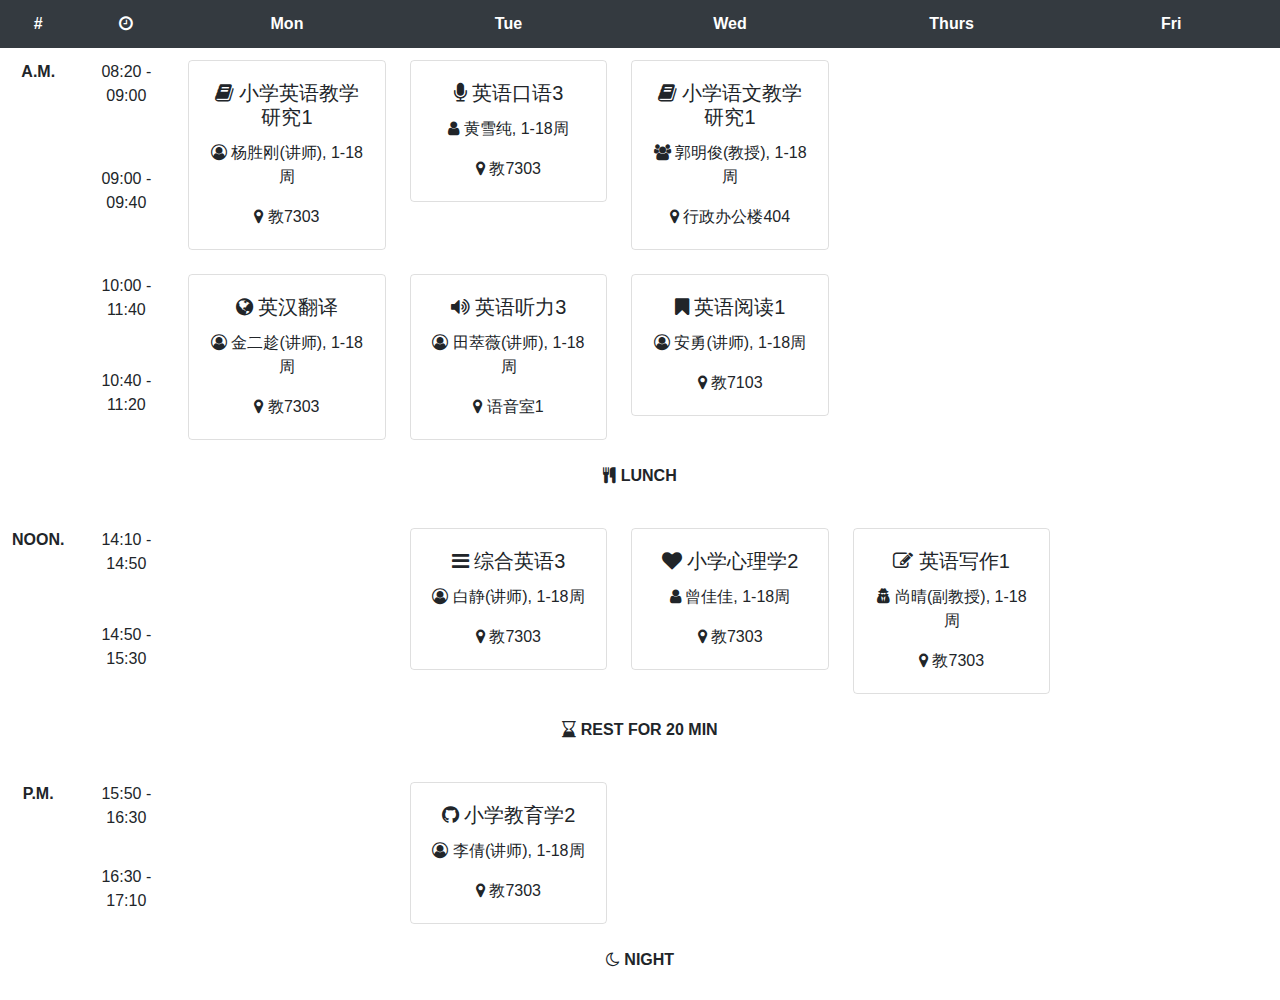
<file: index.html>
<!DOCTYPE html>
<html lang="en">

<head>
    <meta charset="UTF-8">
    <title>Letty's Course</title>
    <link rel="stylesheet" href="css/bootstrap.min.css">
    <link rel="stylesheet" href="css/course-table.css">
    <link rel="stylesheet" href="https://maxcdn.bootstrapcdn.com/font-awesome/4.7.0/css/font-awesome.min.css">
</head>

<body>
    <table class="table table-borderless text-center" style="margin-bottom: 0;">
        <thead class="thead-dark">
            <tr>
                <th scope="col">#</th>
                <th scope="col"><i class="fa fa-clock-o" aria-hidden="true"></i></th>
                <th scope="col">Mon</th>
                <th scope="col">Tue</th>
                <th scope="col">Wed</th>
                <th scope="col">Thurs</th>
                <th scope="col">Fri</th>
                <!-- <th scope="col">Sat</th>
                <th scope="col">Sun</th> -->
            </tr>
        </thead>
        <tbody>
            <tr>
                <th scope="row" rowspan="4">A.M.</th>
                <td>
                    08:20 - 09:00
                </td>
                <td rowspan="2">
                    <div class="card text-center">
                        <div class="card-body">
                            <h5 class="card-title">
                                <i class="fa fa-book" aria-hidden="true"></i> 小学英语教学研究1
                            </h5>
                            <p class="card-text">
                                <i class="fa fa-user-circle-o" aria-hidden="true"></i> 杨胜刚(讲师), 1-18周
                            </p>
                            <p class="card-text">
                                <i class="fa fa-map-marker" aria-hidden="true"></i> 教7303
                            </p>
                        </div>
                    </div>
                </td>
                <td rowspan="2">
                    <div class="card text-center">
                        <div class="card-body">
                            <h5 class="card-title">
                                <i class="fa fa-microphone" aria-hidden="true"></i> 英语口语3
                            </h5>
                            <p class="card-text">
                                <i class="fa fa-user" aria-hidden="true"></i> 黄雪纯, 1-18周
                            </p>
                            <p class="card-text">
                                <i class="fa fa-map-marker" aria-hidden="true"></i> 教7303
                            </p>
                        </div>
                    </div>
                </td>
                <td rowspan="2">
                    <div class="card text-center">
                        <div class="card-body">
                            <h5 class="card-title">
                                <i class="fa fa-book" aria-hidden="true"></i> 小学语文教学研究1
                            </h5>
                            <p class="card-text">
                                <i class="fa fa-users" aria-hidden="true"></i> 郭明俊(教授), 1-18周
                            </p>
                            <p class="card-text">
                                <i class="fa fa-map-marker" aria-hidden="true"></i> 行政办公楼404
                            </p>
                        </div>
                    </div>
                </td>
                <td></td>
                <td></td>
            </tr>
            <tr>
                <td>09:00 - 09:40</td>
            </tr>
            <tr>
                <td>10:00 - 11:40</td>

                <td rowspan="2">
                    <div class="card text-center">
                        <div class="card-body">
                            <h5 class="card-title">
                                <i class="fa fa-globe" aria-hidden="true"></i> 英汉翻译
                            </h5>
                            <p class="card-text">
                                <i class="fa fa-user-circle-o" aria-hidden="true"></i> 金二趁(讲师), 1-18周
                            </p>
                            <p class="card-text">
                                <i class="fa fa-map-marker" aria-hidden="true"></i> 教7303
                            </p>
                        </div>
                    </div>
                </td>
                <td rowspan="2">
                    <div class="card text-center">
                        <div class="card-body">
                            <h5 class="card-title">
                                <i class="fa fa-volume-up" aria-hidden="true"></i> 英语听力3
                            </h5>
                            <p class="card-text">
                                <i class="fa fa-user-circle-o" aria-hidden="true"></i> 田萃薇(讲师), 1-18周
                            </p>
                            <p class="card-text">
                                <i class="fa fa-map-marker" aria-hidden="true"></i> 语音室1
                            </p>
                        </div>
                    </div>
                </td>
                <td rowspan="2">
                    <div class="card text-center">
                        <div class="card-body">
                            <h5 class="card-title">
                                <i class="fa fa-bookmark" aria-hidden="true"></i> 英语阅读1
                            </h5>
                            <p class="card-text">
                                <i class="fa fa-user-circle-o" aria-hidden="true"></i> 安勇(讲师), 1-18周
                            </p>
                            <p class="card-text">
                                <i class="fa fa-map-marker" aria-hidden="true"></i> 教7103
                            </p>
                        </div>
                    </div>
                </td>
            </tr>
            <tr>
                <td>10:40 - 11:20</td>
            </tr>

            <tr>
                <th scope="row" colspan="9">
                    <p class="text-center"><i class="fa fa-cutlery" aria-hidden="true"></i> LUNCH</p>
                </th>
            </tr>

            <tr>
                <th scope="row" rowspan="2">NOON.</th>
                <td>14:10 - 14:50</td>

                <td rowspan="2">

                </td>

                <td rowspan="2">
                    <div class="card text-center">
                        <div class="card-body">
                            <h5 class="card-title">
                                <i class="fa fa-reorder" aria-hidden="true"></i> 综合英语3
                            </h5>
                            <p class="card-text">
                                <i class="fa fa-user-circle-o" aria-hidden="true"></i> 白静(讲师), 1-18周
                            </p>
                            <p class="card-text">
                                <i class="fa fa-map-marker" aria-hidden="true"></i> 教7303
                            </p>
                        </div>
                    </div>
                </td>
                <td rowspan="2">
                    <div class="card text-center">
                        <div class="card-body">
                            <h5 class="card-title">
                                <i class="fa fa-heart" aria-hidden="true"></i> 小学心理学2
                            </h5>
                            <p class="card-text">
                                <i class="fa fa-user" aria-hidden="true"></i> 曾佳佳, 1-18周
                            </p>
                            <p class="card-text">
                                <i class="fa fa-map-marker" aria-hidden="true"></i> 教7303
                            </p>
                        </div>
                    </div>
                </td>
                <td rowspan="2">
                    <div class="card text-center">
                        <div class="card-body">
                            <h5 class="card-title">
                                <i class="fa fa-edit" aria-hidden="true"></i> 英语写作1
                            </h5>
                            <p class="card-text">
                                <i class="fa fa-user-secret" aria-hidden="true"></i> 尚晴(副教授), 1-18周
                            </p>
                            <p class="card-text">
                                <i class="fa fa-map-marker" aria-hidden="true"></i> 教7303
                            </p>
                        </div>
                    </div>
                </td>
            </tr>
            <tr>
                <td>14:50 - 15:30</td>
            </tr>

            <tr>
                <th scope="row" colspan="9">
                    <p class="text-center"><i class="fa fa-hourglass-end" aria-hidden="true"></i> REST FOR 20 MIN</p>
                </th>
            </tr>

            <tr>
                <th scope="row" rowspan="2">P.M.</th>
                <td>15:50 - 16:30</td>
                <td></td>

                <td rowspan="2">
                    <div class="card text-center">
                        <div class="card-body">
                            <h5 class="card-title">
                                <i class="fa fa-github" aria-hidden="true"></i> 小学教育学2
                            </h5>
                            <p class="card-text">
                                <i class="fa fa-user-circle-o" aria-hidden="true"></i> 李倩(讲师), 1-18周
                            </p>
                            <p class="card-text">
                                <i class="fa fa-map-marker" aria-hidden="true"></i> 教7303
                            </p>
                        </div>
                    </div>
                </td>
            </tr>
            <tr>
                <td>16:30 - 17:10</td>
            </tr>

            <tr>
                <th scope="row" rowspan="2" colspan="9">
                    <p class="text-center"><i class="fa fa-moon-o" aria-hidden="true"></i> NIGHT</p>
                </th>
            </tr>
        </tbody>
    </table>
</body>

</html>
</file>
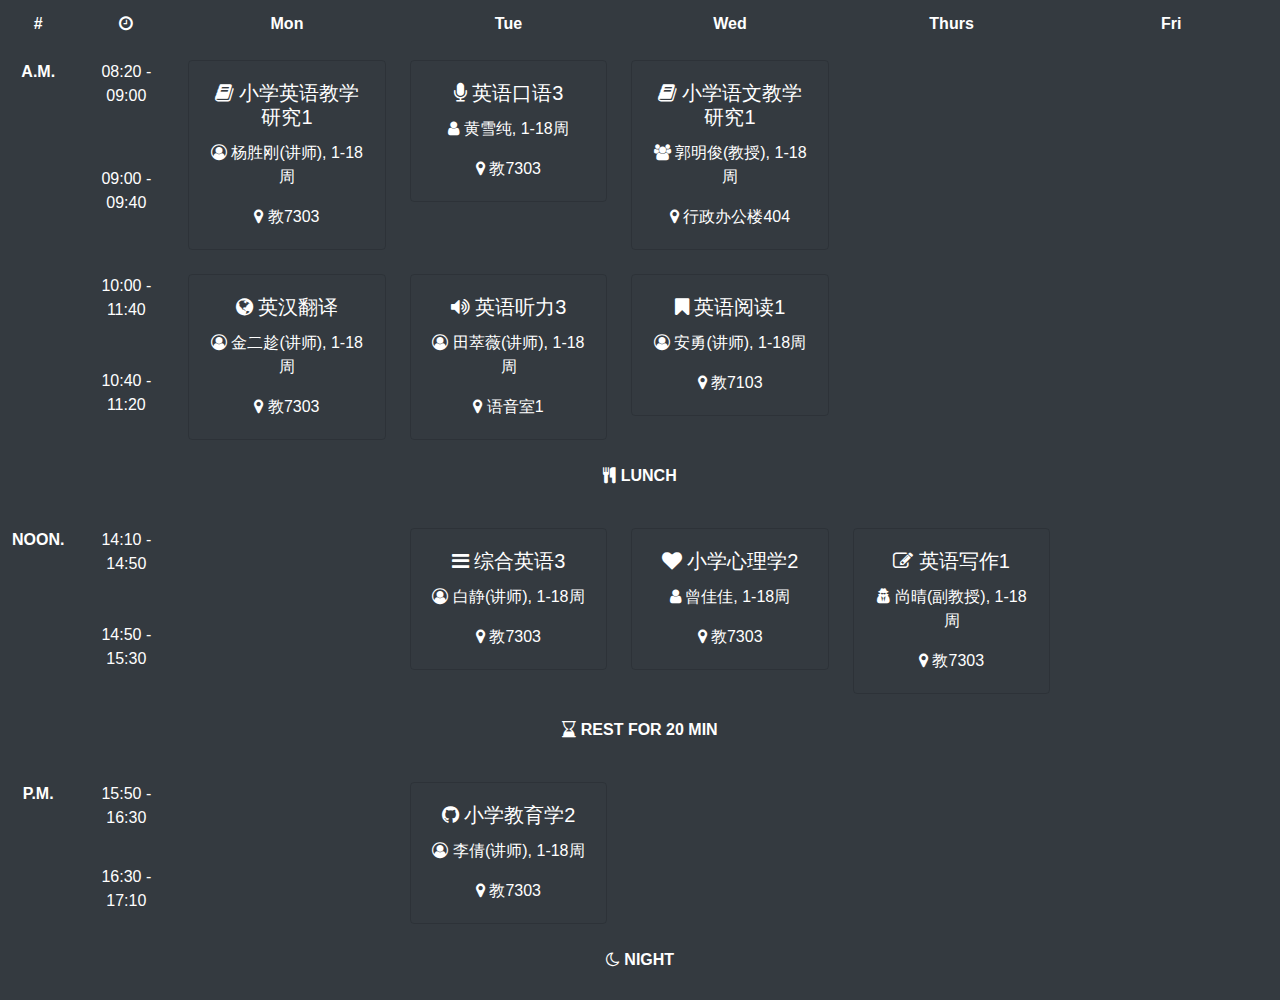
<file: H5Table/course.html>
<!DOCTYPE html>
<html lang="en">

<head>
    <meta charset="UTF-8">
    <title>Letty's Course</title>
    <link rel="stylesheet" href="css/bootstrap.min.css">
    <link rel="stylesheet" href="css/course-table.css">
    <link rel="stylesheet" href="https://maxcdn.bootstrapcdn.com/font-awesome/4.7.0/css/font-awesome.min.css">
</head>

<body>
    <table class="table table-borderless text-center table-dark" style="margin-bottom: 0;">
        <thead class="thead-dark">
            <tr>
                <th scope="col">#</th>
                <th scope="col"><i class="fa fa-clock-o" aria-hidden="true"></i></th>
                <th scope="col">Mon</th>
                <th scope="col">Tue</th>
                <th scope="col">Wed</th>
                <th scope="col">Thurs</th>
                <th scope="col">Fri</th>
                <!-- <th scope="col">Sat</th>
                <th scope="col">Sun</th> -->
            </tr>
        </thead>
        <tbody>
            <tr>
                <th scope="row" rowspan="4">A.M.</th>
                <td>
                    08:20 - 09:00
                </td>
                <td rowspan="2">
                    <div class="card text-center">
                        <div class="card-body">
                            <h5 class="card-title">
                                <i class="fa fa-book" aria-hidden="true"></i> 小学英语教学研究1
                            </h5>
                            <p class="card-text">
                                <i class="fa fa-user-circle-o" aria-hidden="true"></i> 杨胜刚(讲师), 1-18周
                            </p>
                            <p class="card-text">
                                <i class="fa fa-map-marker" aria-hidden="true"></i> 教7303
                            </p>
                        </div>
                    </div>
                </td>
                <td rowspan="2">
                    <div class="card text-center">
                        <div class="card-body">
                            <h5 class="card-title">
                                <i class="fa fa-microphone" aria-hidden="true"></i> 英语口语3
                            </h5>
                            <p class="card-text">
                                <i class="fa fa-user" aria-hidden="true"></i> 黄雪纯, 1-18周
                            </p>
                            <p class="card-text">
                                <i class="fa fa-map-marker" aria-hidden="true"></i> 教7303
                            </p>
                        </div>
                    </div>
                </td>
                <td rowspan="2">
                    <div class="card text-center">
                        <div class="card-body">
                            <h5 class="card-title">
                                <i class="fa fa-book" aria-hidden="true"></i> 小学语文教学研究1
                            </h5>
                            <p class="card-text">
                                <i class="fa fa-users" aria-hidden="true"></i> 郭明俊(教授), 1-18周
                            </p>
                            <p class="card-text">
                                <i class="fa fa-map-marker" aria-hidden="true"></i> 行政办公楼404
                            </p>
                        </div>
                    </div>
                </td>
                <td></td>
                <td></td>
            </tr>
            <tr>
                <td>09:00 - 09:40</td>
            </tr>
            <tr>
                <td>10:00 - 11:40</td>

                <td rowspan="2">
                    <div class="card text-center">
                        <div class="card-body">
                            <h5 class="card-title">
                                <i class="fa fa-globe" aria-hidden="true"></i> 英汉翻译
                            </h5>
                            <p class="card-text">
                                <i class="fa fa-user-circle-o" aria-hidden="true"></i> 金二趁(讲师), 1-18周
                            </p>
                            <p class="card-text">
                                <i class="fa fa-map-marker" aria-hidden="true"></i> 教7303
                            </p>
                        </div>
                    </div>
                </td>
                <td rowspan="2">
                    <div class="card text-center">
                        <div class="card-body">
                            <h5 class="card-title">
                                <i class="fa fa-volume-up" aria-hidden="true"></i> 英语听力3
                            </h5>
                            <p class="card-text">
                                <i class="fa fa-user-circle-o" aria-hidden="true"></i> 田萃薇(讲师), 1-18周
                            </p>
                            <p class="card-text">
                                <i class="fa fa-map-marker" aria-hidden="true"></i> 语音室1
                            </p>
                        </div>
                    </div>
                </td>
                <td rowspan="2">
                    <div class="card text-center">
                        <div class="card-body">
                            <h5 class="card-title">
                                <i class="fa fa-bookmark" aria-hidden="true"></i> 英语阅读1
                            </h5>
                            <p class="card-text">
                                <i class="fa fa-user-circle-o" aria-hidden="true"></i> 安勇(讲师), 1-18周
                            </p>
                            <p class="card-text">
                                <i class="fa fa-map-marker" aria-hidden="true"></i> 教7103
                            </p>
                        </div>
                    </div>
                </td>
            </tr>
            <tr>
                <td>10:40 - 11:20</td>
            </tr>

            <tr>
                <th scope="row" colspan="9">
                    <p class="text-center"><i class="fa fa-cutlery" aria-hidden="true"></i> LUNCH</p>
                </th>
            </tr>

            <tr>
                <th scope="row" rowspan="2">NOON.</th>
                <td>14:10 - 14:50</td>

                <td rowspan="2">

                </td>

                <td rowspan="2">
                    <div class="card text-center">
                        <div class="card-body">
                            <h5 class="card-title">
                                <i class="fa fa-reorder" aria-hidden="true"></i> 综合英语3
                            </h5>
                            <p class="card-text">
                                <i class="fa fa-user-circle-o" aria-hidden="true"></i> 白静(讲师), 1-18周
                            </p>
                            <p class="card-text">
                                <i class="fa fa-map-marker" aria-hidden="true"></i> 教7303
                            </p>
                        </div>
                    </div>
                </td>
                <td rowspan="2">
                    <div class="card text-center">
                        <div class="card-body">
                            <h5 class="card-title">
                                <i class="fa fa-heart" aria-hidden="true"></i> 小学心理学2
                            </h5>
                            <p class="card-text">
                                <i class="fa fa-user" aria-hidden="true"></i> 曾佳佳, 1-18周
                            </p>
                            <p class="card-text">
                                <i class="fa fa-map-marker" aria-hidden="true"></i> 教7303
                            </p>
                        </div>
                    </div>
                </td>
                <td rowspan="2">
                    <div class="card text-center">
                        <div class="card-body">
                            <h5 class="card-title">
                                <i class="fa fa-edit" aria-hidden="true"></i> 英语写作1
                            </h5>
                            <p class="card-text">
                                <i class="fa fa-user-secret" aria-hidden="true"></i> 尚晴(副教授), 1-18周
                            </p>
                            <p class="card-text">
                                <i class="fa fa-map-marker" aria-hidden="true"></i> 教7303
                            </p>
                        </div>
                    </div>
                </td>
            </tr>
            <tr>
                <td>14:50 - 15:30</td>
            </tr>

            <tr>
                <th scope="row" colspan="9">
                    <p class="text-center"><i class="fa fa-hourglass-end" aria-hidden="true"></i> REST FOR 20 MIN</p>
                </th>
            </tr>

            <tr>
                <th scope="row" rowspan="2">P.M.</th>
                <td>15:50 - 16:30</td>
                <td></td>

                <td rowspan="2">
                    <div class="card text-center">
                        <div class="card-body">
                            <h5 class="card-title">
                                <i class="fa fa-github" aria-hidden="true"></i> 小学教育学2
                            </h5>
                            <p class="card-text">
                                <i class="fa fa-user-circle-o" aria-hidden="true"></i> 李倩(讲师), 1-18周
                            </p>
                            <p class="card-text">
                                <i class="fa fa-map-marker" aria-hidden="true"></i> 教7303
                            </p>
                        </div>
                    </div>
                </td>
            </tr>
            <tr>
                <td>16:30 - 17:10</td>
            </tr>

            <tr>
                <th scope="row" rowspan="2" colspan="9">
                    <p class="text-center"><i class="fa fa-moon-o" aria-hidden="true"></i> NIGHT</p>
                </th>
            </tr>
        </tbody>
    </table>
</body>

</html>
</file>
<file: css/course-table.css>
.card,
.card-body {
  background: transparent !important;
}
.table tbody td,
.table tbody th {
  background: transparent !important;
}
.table th {
  width: 2%;
}
.table td {
  width: 18%;
}
.table td:nth-of-type(1) {
  width: 8%;
}
</file>
<file: H5Table/css/course-table.css>
.card,
.card-body {
  background: transparent !important;
}
.table tbody td,
.table tbody th {
  background: transparent !important;
}
.table th {
  width: 2%;
}
.table td {
  width: 18%;
}
.table td:nth-of-type(1) {
  width: 8%;
}
</file>
